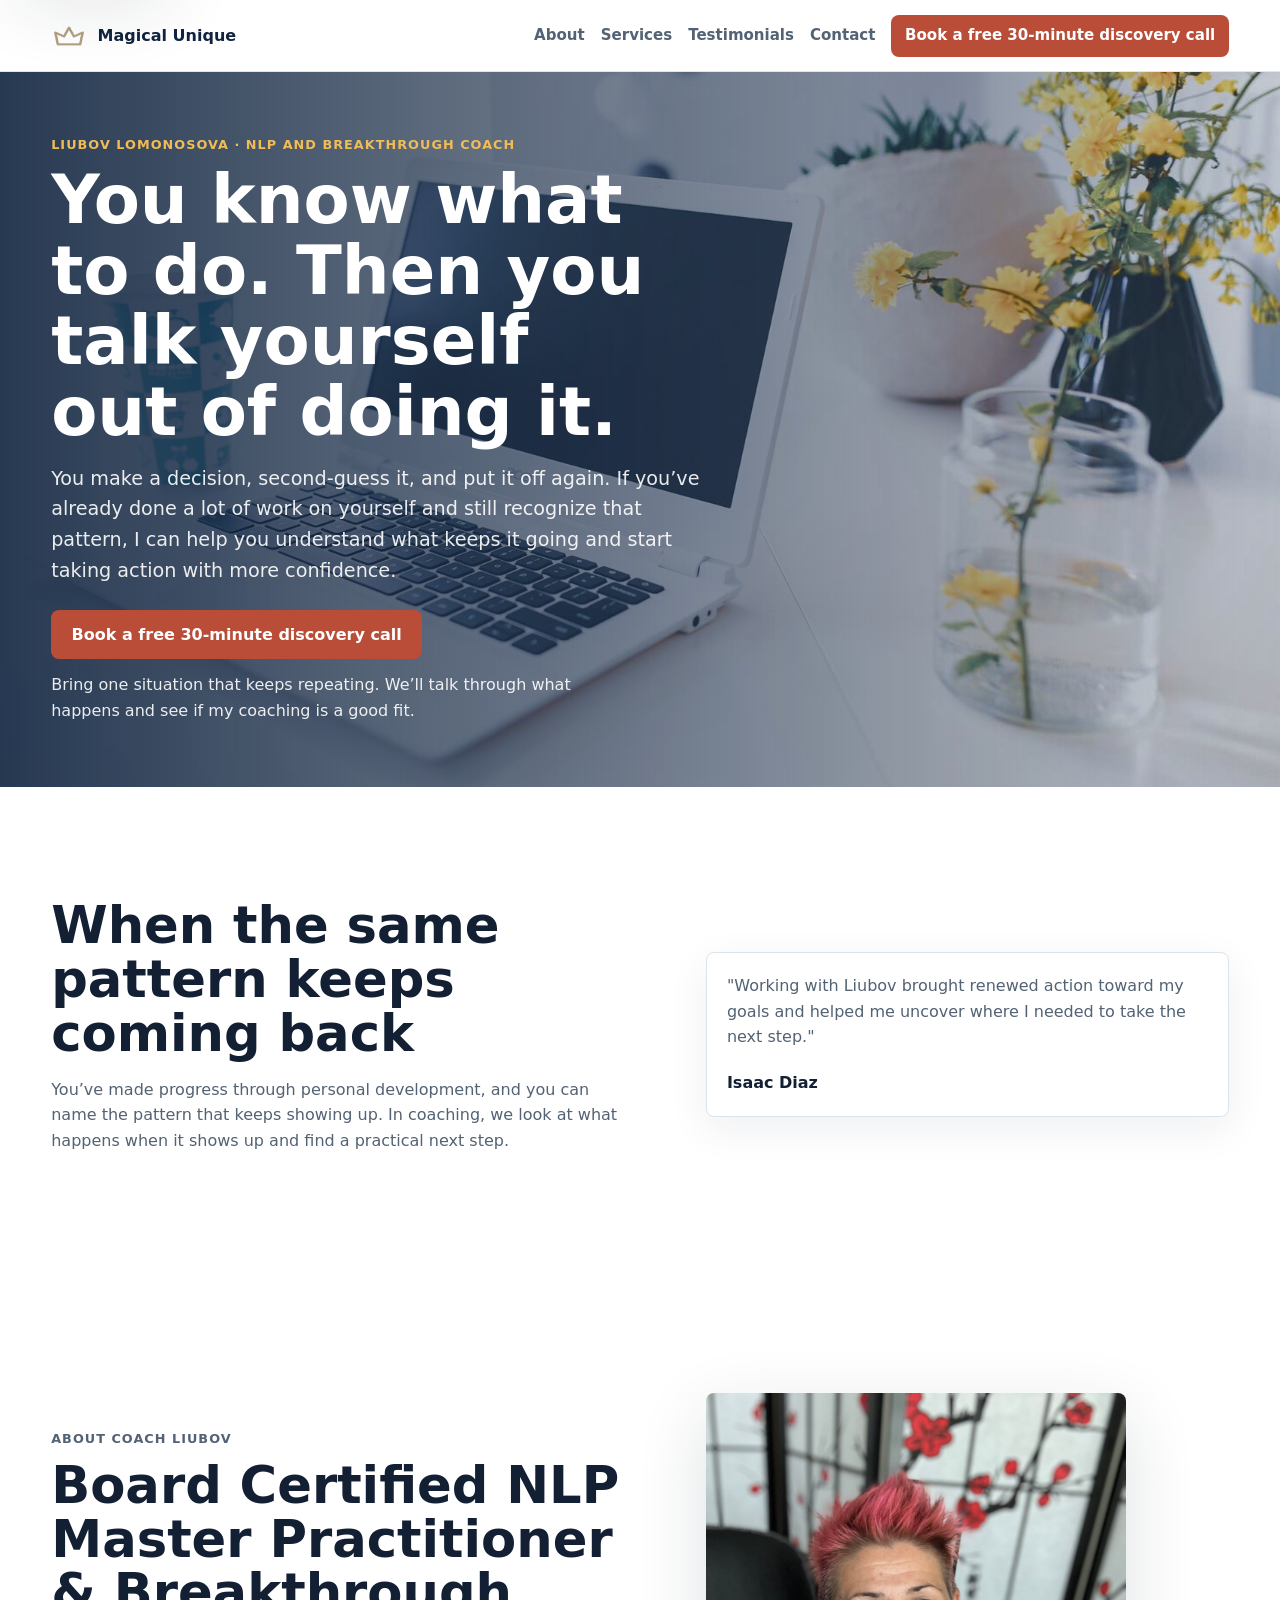
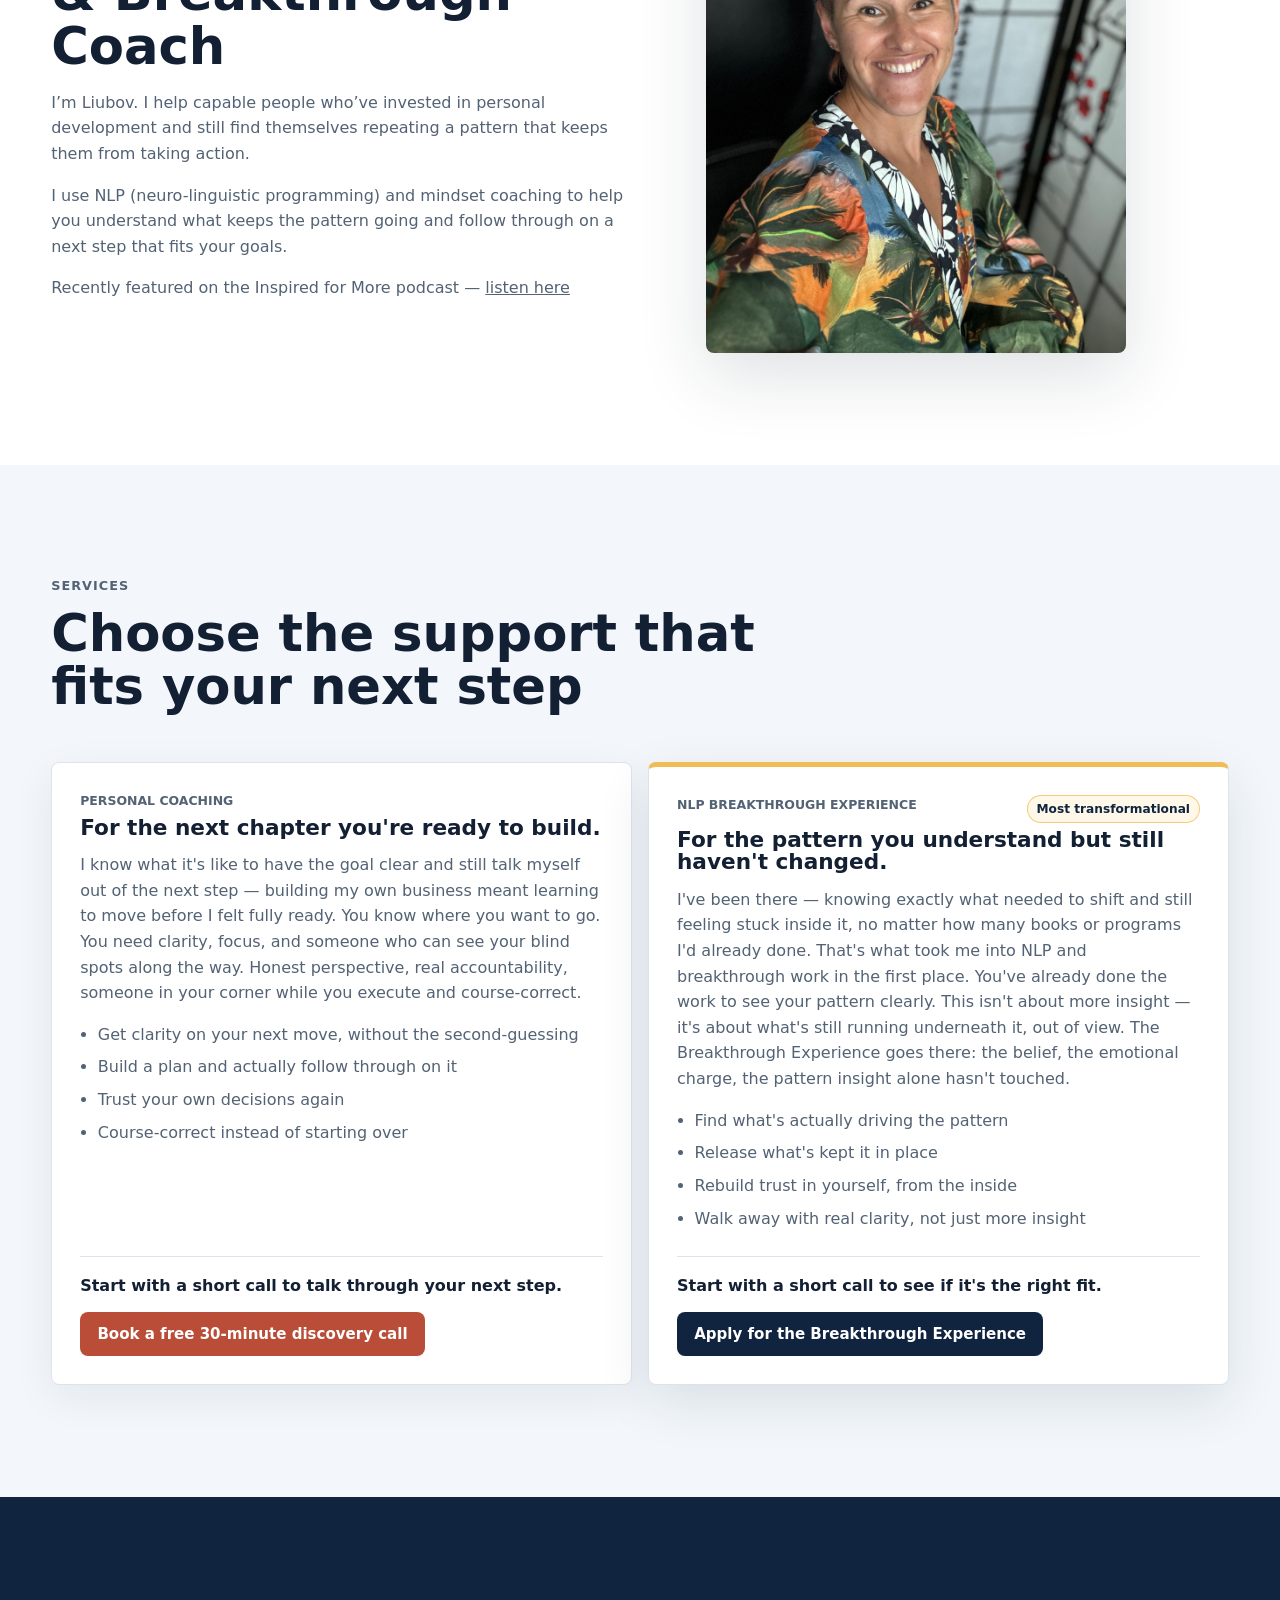
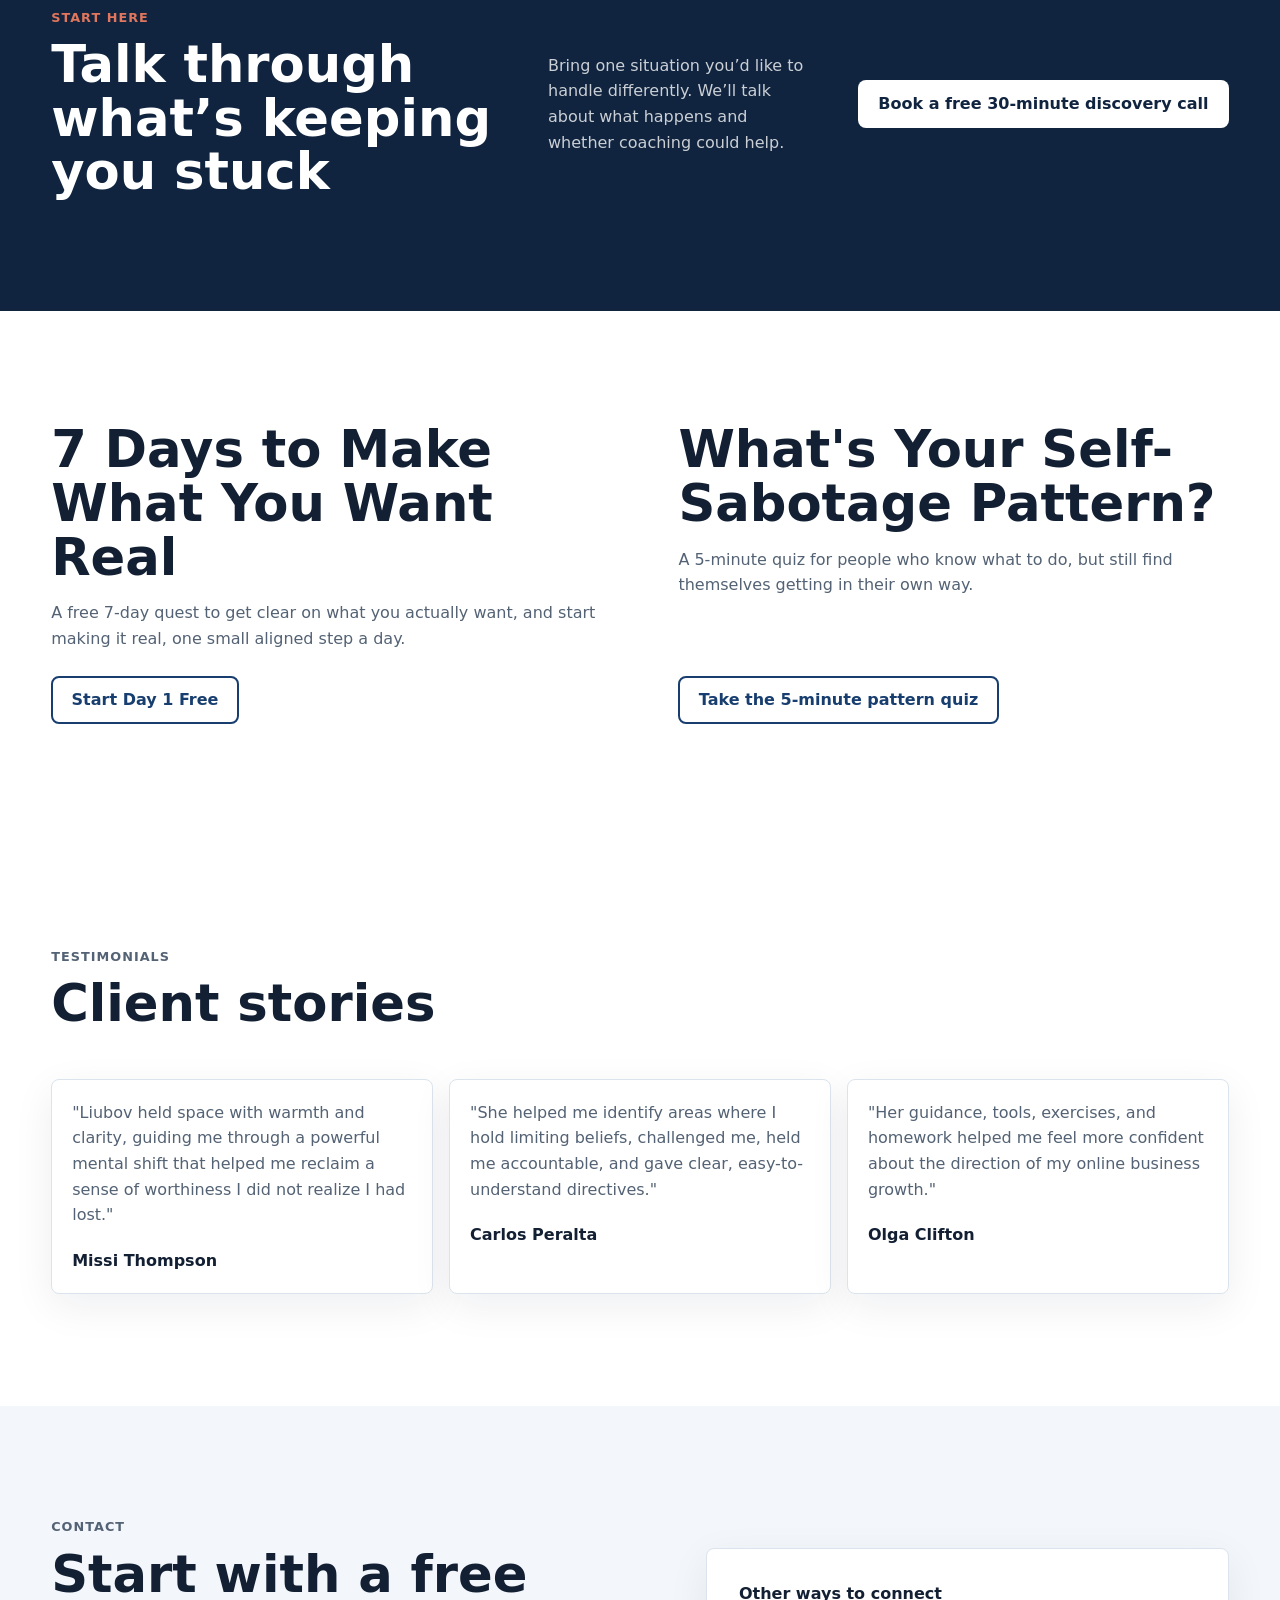
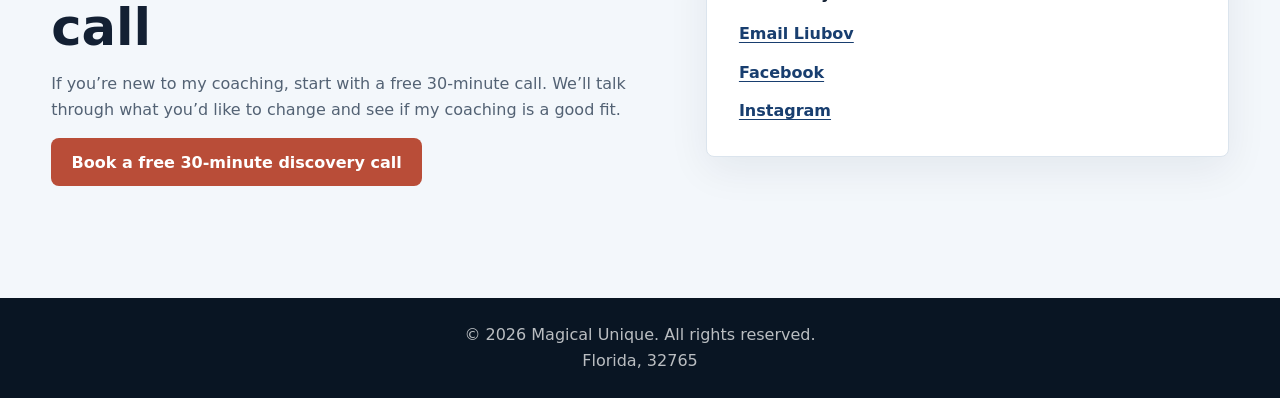
<file: index.html>
<!doctype html>
<html lang="en">
  <head>
    <meta charset="utf-8">
    <meta name="viewport" content="width=device-width, initial-scale=1">
    <title>Magical Unique | NLP Coaching with Liubov Lomonosova</title>
    <meta
      name="description"
      content="Liubov Lomonosova offers NLP and breakthrough coaching for people who have done personal development work and still find themselves repeating a pattern that keeps them from taking action."
    >
    <meta name="theme-color" content="#10243f">
    <meta property="og:title" content="Magical Unique">
    <meta
      property="og:description"
      content="NLP and breakthrough coaching with Liubov Lomonosova. Start with a free 30-minute discovery call."
    >
    <meta property="og:type" content="website">
    <meta property="og:url" content="https://magicalunique.com/">
    <meta property="og:image" content="https://magicalunique.com/assets/social-preview.jpg">
    <meta property="og:image:secure_url" content="https://magicalunique.com/assets/social-preview.jpg">
    <meta property="og:image:type" content="image/jpeg">
    <meta property="og:image:width" content="1200">
    <meta property="og:image:height" content="630">
    <meta
      property="og:image:alt"
      content="About Coach Liubov, Board Certified NLP Master Practitioner &amp; Breakthrough Coach"
    >
    <meta name="twitter:card" content="summary_large_image">
    <meta name="twitter:title" content="Magical Unique">
    <meta
      name="twitter:description"
      content="NLP and breakthrough coaching with Liubov Lomonosova. Start with a free 30-minute discovery call."
    >
    <meta name="twitter:image" content="https://magicalunique.com/assets/social-preview.jpg">
    <link rel="canonical" href="https://magicalunique.com/">
    <link rel="icon" href="assets/favicon.png" type="image/png">
    <!-- Cache-bust updated CSS/JS assets so browsers load the latest deployed files. -->
    <link rel="stylesheet" href="styles.css?v=20261118-2">
    <script type="application/ld+json">
      {
        "@context": "https://schema.org",
        "@type": "ProfessionalService",
        "name": "Magical Unique",
        "url": "https://magicalunique.com/",
        "image": "https://magicalunique.com/assets/coach-liubov.jpg",
        "founder": {
          "@type": "Person",
          "name": "Liubov Lomonosova",
          "jobTitle": "Board Certified NLP Master Practitioner & Breakthrough Coach"
        },
        "sameAs": [
          "https://www.facebook.com/lyutsik",
          "https://instagram.com/lyutsik"
        ]
      }
    </script>
  </head>
  <body>
    <a class="skip-link" href="#main">Skip to content</a>

    <header class="site-header" aria-label="Primary">
      <a class="brand" href="#top" aria-label="Magical Unique home">
        <img src="assets/crown.png" alt="" width="36" height="36">
        <span>Magical Unique</span>
      </a>
      <nav class="nav-links" aria-label="Site sections">
        <a href="#about">About</a>
        <a href="#services">Services</a>
        <a href="#testimonials">Testimonials</a>
        <a href="#contact">Contact</a>
        <a class="nav-cta" href="https://calendly.com/liubov-lomonosova/free-30-minute-call">
          Book a free 30-minute discovery call
        </a>
      </nav>
    </header>

    <main id="main">
      <section class="hero" id="top" aria-labelledby="hero-title">
        <div class="hero-content">
          <p class="eyebrow">Liubov Lomonosova · NLP and Breakthrough Coach</p>
          <h1 id="hero-title">You know what to do. Then you talk yourself out of doing it.</h1>
          <p class="hero-lede">
            You make a decision, second-guess it, and put it off again. If you’ve already done a lot of work on
            yourself and still recognize that pattern, I can help you understand what keeps it going and start
            taking action with more confidence.
          </p>
          <a class="button button-primary" href="https://calendly.com/liubov-lomonosova/free-30-minute-call">
            Book a free 30-minute discovery call
          </a>
          <p class="hero-note">
            Bring one situation that keeps repeating. We’ll talk through what happens and see if my coaching
            is a good fit.
          </p>
        </div>
      </section>

      <section class="section section-split" aria-labelledby="recognition-title">
        <div class="section-copy">
          <h2 id="recognition-title">When the same pattern keeps coming back</h2>
          <p>
            You’ve made progress through personal development, and you can name the pattern that keeps
            showing up. In coaching, we look at what happens when it shows up and find a practical next step.
          </p>
        </div>
        <blockquote class="testimonial-card">
          <p>
            "Working with Liubov brought renewed action toward my goals and helped me uncover
            where I needed to take the next step."
          </p>
          <cite>Isaac Diaz</cite>
        </blockquote>
      </section>

      <section class="section section-split" id="about" aria-labelledby="about-title">
        <div class="section-copy">
          <p class="eyebrow">About Coach Liubov</p>
          <h2 id="about-title">Board Certified NLP Master Practitioner &amp; Breakthrough Coach</h2>
          <p>
            I’m Liubov. I help capable people who’ve invested in personal development and still find
            themselves repeating a pattern that keeps them from taking action.
          </p>
          <p>
            I use NLP (neuro-linguistic programming) and mindset coaching to help you understand what
            keeps the pattern going and follow through on a next step that fits your goals.
          </p>
          <p>
            Recently featured on the Inspired for More podcast —
            <a href="https://podcasts.apple.com/us/podcast/inspired-for-more/id1649587501?i=1000778015289" target="_blank" rel="noopener">listen here</a>
          </p>
        </div>
        <figure class="portrait">
          <img src="assets/coach-liubov.jpg" alt="Liubov Lomonosova, Board Certified NLP Master Practitioner and Breakthrough Coach" width="675" height="900">
        </figure>
      </section>

      <section class="section section-services" id="services" aria-labelledby="services-title">
        <div class="section-heading">
          <p class="eyebrow">Services</p>
          <h2 id="services-title">Choose the support that fits your next step</h2>
        </div>

        <div class="offer-grid">
          <article class="offer-card">
            <div class="offer-topline">
              <p class="offer-kicker">Personal coaching</p>
            </div>
            <h3>For the next chapter you're ready to build.</h3>
            <div class="offer-body">
              <p>
                I know what it's like to have the goal clear and still talk myself out of the next
                step — building my own business meant learning to move before I felt fully ready.
                You know where you want to go. You need clarity, focus, and someone who can see your
                blind spots along the way. Honest perspective, real accountability, someone in your
                corner while you execute and course-correct.
              </p>
            </div>
            <ul>
              <li>Get clarity on your next move, without the second-guessing</li>
              <li>Build a plan and actually follow through on it</li>
              <li>Trust your own decisions again</li>
              <li>Course-correct instead of starting over</li>
            </ul>
            <div class="card-footer">
              <span class="price">Start with a short call to talk through your next step.</span>
              <a class="button button-primary card-cta" href="https://calendly.com/liubov-lomonosova/free-30-minute-call">
                Book a free 30-minute discovery call
              </a>
            </div>
          </article>

          <article class="offer-card premium-card">
            <div class="offer-topline">
              <p class="offer-kicker">NLP Breakthrough Experience</p>
              <span class="offer-badge">Most transformational</span>
            </div>
            <h3>For the pattern you understand but still haven't changed.</h3>
            <div class="offer-body">
              <p>
                I've been there — knowing exactly what needed to shift and still feeling stuck
                inside it, no matter how many books or programs I'd already done. That's what took
                me into NLP and breakthrough work in the first place. You've already done the work
                to see your pattern clearly. This isn't about more insight — it's about what's still
                running underneath it, out of view. The Breakthrough Experience goes there: the
                belief, the emotional charge, the pattern insight alone hasn't touched.
              </p>
            </div>
            <ul>
              <li>Find what's actually driving the pattern</li>
              <li>Release what's kept it in place</li>
              <li>Rebuild trust in yourself, from the inside</li>
              <li>Walk away with real clarity, not just more insight</li>
            </ul>
            <div class="card-footer">
              <span class="price">Start with a short call to see if it's the right fit.</span>
              <a class="button button-primary card-cta premium-cta" href="https://calendly.com/liubov-lomonosova/apply-breakthrough">
                Apply for the Breakthrough Experience
              </a>
            </div>
          </article>
        </div>
      </section>

      <section class="section cta-band" aria-labelledby="cta-title">
        <div>
          <p class="eyebrow">Start here</p>
          <h2 id="cta-title">Talk through what’s keeping you stuck</h2>
        </div>
        <p>
          Bring one situation you’d like to handle differently. We’ll talk about what happens and whether
          coaching could help.
        </p>
        <a class="button button-light" href="https://calendly.com/liubov-lomonosova/free-30-minute-call">
          Book a free 30-minute discovery call
        </a>
      </section>

      <section class="section resource-section" aria-label="Free resources">
        <div class="resource-grid">
          <article class="resource-item" aria-labelledby="free-course-title">
            <div class="section-heading">
              <h2 id="free-course-title">7 Days to Make What You Want Real</h2>
              <p>
                A free 7-day quest to get clear on what you actually want, and start making it real, one small aligned step a day.
              </p>
            </div>
            <a class="button button-secondary" href="https://mailchi.mp/magicalunique/7-days-mini-course">
              Start Day 1 Free
            </a>
          </article>

          <article class="resource-item" aria-labelledby="pattern-quiz-title">
            <div class="section-heading">
              <h2 id="pattern-quiz-title">What's Your Self-Sabotage Pattern?</h2>
              <p>
                A 5-minute quiz for people who know what to do, but still find themselves getting in their own way.
              </p>
            </div>
            <a class="button button-secondary" href="pattern-quiz/">
              Take the 5-minute pattern quiz
            </a>
          </article>
        </div>
      </section>

      <section class="section" id="testimonials" aria-labelledby="testimonials-title">
        <div class="section-heading">
          <p class="eyebrow">Testimonials</p>
          <h2 id="testimonials-title">Client stories</h2>
        </div>

        <div class="testimonial-grid">
          <blockquote class="testimonial-card">
            <p>
              "Liubov held space with warmth and clarity, guiding me through a powerful mental
              shift that helped me reclaim a sense of worthiness I did not realize I had lost."
            </p>
            <cite>Missi Thompson</cite>
          </blockquote>
          <blockquote class="testimonial-card">
            <p>
              "She helped me identify areas where I hold limiting beliefs, challenged me,
              held me accountable, and gave clear, easy-to-understand directives."
            </p>
            <cite>Carlos Peralta</cite>
          </blockquote>
          <blockquote class="testimonial-card">
            <p>
              "Her guidance, tools, exercises, and homework helped me feel more confident about
              the direction of my online business growth."
            </p>
            <cite>Olga Clifton</cite>
          </blockquote>
        </div>
      </section>

      <section class="section contact-section" id="contact" aria-labelledby="contact-title">
        <div class="section-copy">
          <p class="eyebrow">Contact</p>
          <h2 id="contact-title">Start with a free call</h2>
          <p>
            If you’re new to my coaching, start with a free 30-minute call. We’ll talk through what you’d like
            to change and see if my coaching is a good fit.
          </p>
          <a class="button button-primary" href="https://calendly.com/liubov-lomonosova/free-30-minute-call">
            Book a free 30-minute discovery call
          </a>
        </div>
        <address class="contact-card">
          <p class="contact-card-title">Other ways to connect</p>
          <a href="mailto:lyubov.lomonosova@gmail.com">Email Liubov</a>
          <a href="https://www.facebook.com/lyutsik">Facebook</a>
          <a href="https://instagram.com/lyutsik">Instagram</a>
        </address>
      </section>
    </main>

    <footer class="site-footer">
      <p>&copy; 2026 Magical Unique. All rights reserved.</p>
      <p>Florida, 32765</p>
    </footer>
  </body>
</html>
</file>
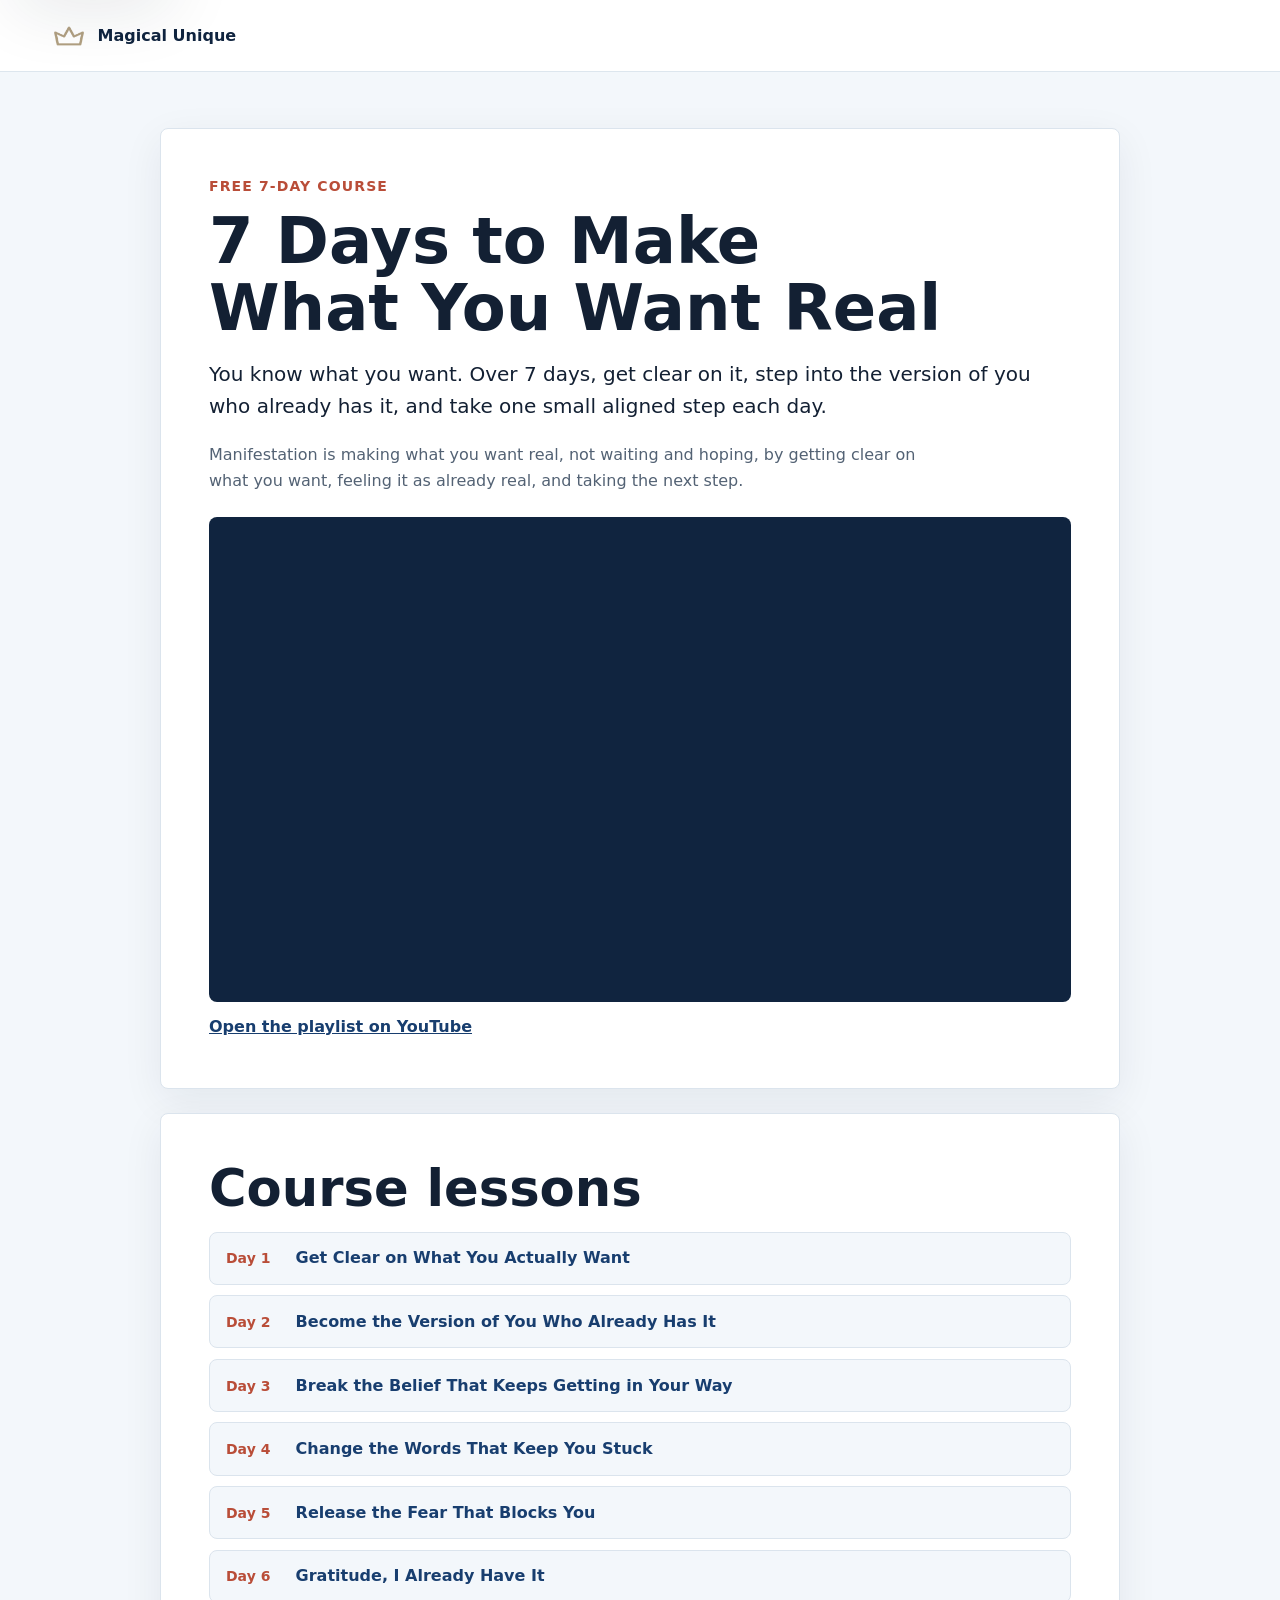
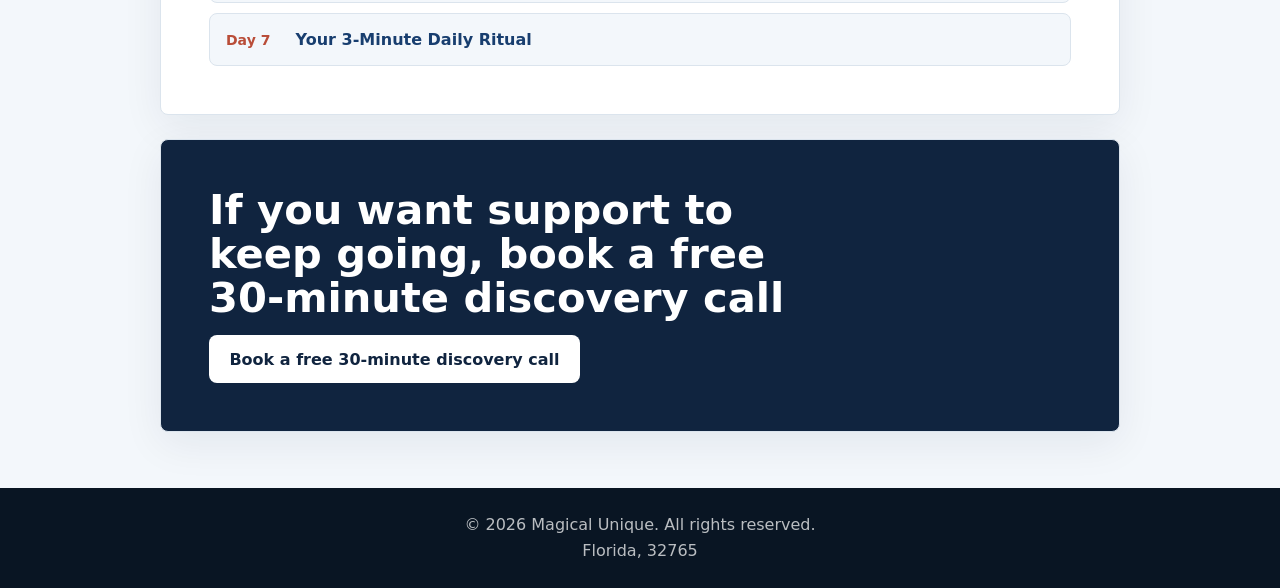
<file: 7-days-to-make-what-you-want-real/index.html>
<!doctype html>
<html lang="en">
  <head>
    <meta charset="utf-8">
    <meta name="viewport" content="width=device-width, initial-scale=1">
    <title>7 Days to Make What You Want Real | Magical Unique</title>
    <meta name="description" content="A free 7-day course with Liubov Lomonosova. Get clear on what you want and take one small aligned step each day.">
    <meta name="theme-color" content="#10243f">
    <link rel="canonical" href="https://magicalunique.com/7-days-to-make-what-you-want-real/">
    <link rel="icon" href="../assets/favicon.png" type="image/png">
    <link rel="stylesheet" href="../styles.css?v=20261118-2">
    <link rel="stylesheet" href="course.css?v=20261119">
  </head>
  <body>
    <a class="skip-link" href="#main">Skip to content</a>

    <header class="site-header course-header" aria-label="Primary">
      <a class="brand" href="../" aria-label="Magical Unique home">
        <img src="../assets/crown.png" alt="" width="36" height="36">
        <span>Magical Unique</span>
      </a>
    </header>

    <main class="course-main" id="main">
      <section class="course-card" aria-labelledby="course-title">
        <p class="eyebrow">Free 7-day course</p>
        <h1 id="course-title">7 Days to Make What You Want Real</h1>
        <p class="course-lede">
          You know what you want. Over 7 days, get clear on it, step into the version of you who already has it, and take one small aligned step each day.
        </p>
        <p class="course-intro">
          Manifestation is making what you want real, not waiting and hoping, by getting clear on what you want, feeling it as already real, and taking the next step.
        </p>
        <iframe
          class="course-player"
          src="https://www.youtube.com/embed/videoseries?list=PLX8iSm4gxw1g"
          title="7 Days to Make What You Want Real YouTube playlist"
          width="960"
          height="540"
          referrerpolicy="strict-origin-when-cross-origin"
          allow="accelerometer; autoplay; clipboard-write; encrypted-media; gyroscope; picture-in-picture; web-share"
          allowfullscreen
        ></iframe>
        <p class="course-playlist-link">
          <a href="https://youtube.com/playlist?list=PLX8iSm4gxw1g">Open the playlist on YouTube</a>
        </p>
      </section>

      <section class="course-card" aria-labelledby="lessons-title">
        <h2 id="lessons-title">Course lessons</h2>
        <ol class="course-days" role="list">
          <li><a href="https://youtu.be/pueZqrCNPD4"><span>Day 1</span> Get Clear on What You Actually Want</a></li>
          <li><a href="https://youtu.be/4vbNq7wCtFI"><span>Day 2</span> Become the Version of You Who Already Has It</a></li>
          <li><a href="https://youtu.be/qFzdxj3MuBY"><span>Day 3</span> Break the Belief That Keeps Getting in Your Way</a></li>
          <li><a href="https://youtu.be/R5LjO-EelnU"><span>Day 4</span> Change the Words That Keep You Stuck</a></li>
          <li><a href="https://youtu.be/hjgVCzn6c7U"><span>Day 5</span> Release the Fear That Blocks You</a></li>
          <li><a href="https://youtu.be/kMkhuBcXFio"><span>Day 6</span> Gratitude, I Already Have It</a></li>
          <li><a href="https://youtu.be/CCkNNObLnVU"><span>Day 7</span> Your 3-Minute Daily Ritual</a></li>
        </ol>
      </section>

      <section class="course-card course-support" aria-labelledby="course-support-title">
        <h2 id="course-support-title">If you want support to keep going, book a free 30-minute discovery call</h2>
        <a class="button button-light" href="https://calendly.com/liubov-lomonosova/free-30-minute-call">
          Book a free 30-minute discovery call
        </a>
      </section>
    </main>

    <footer class="site-footer">
      <p>&copy; 2026 Magical Unique. All rights reserved.</p>
      <p>Florida, 32765</p>
    </footer>
  </body>
</html>
</file>
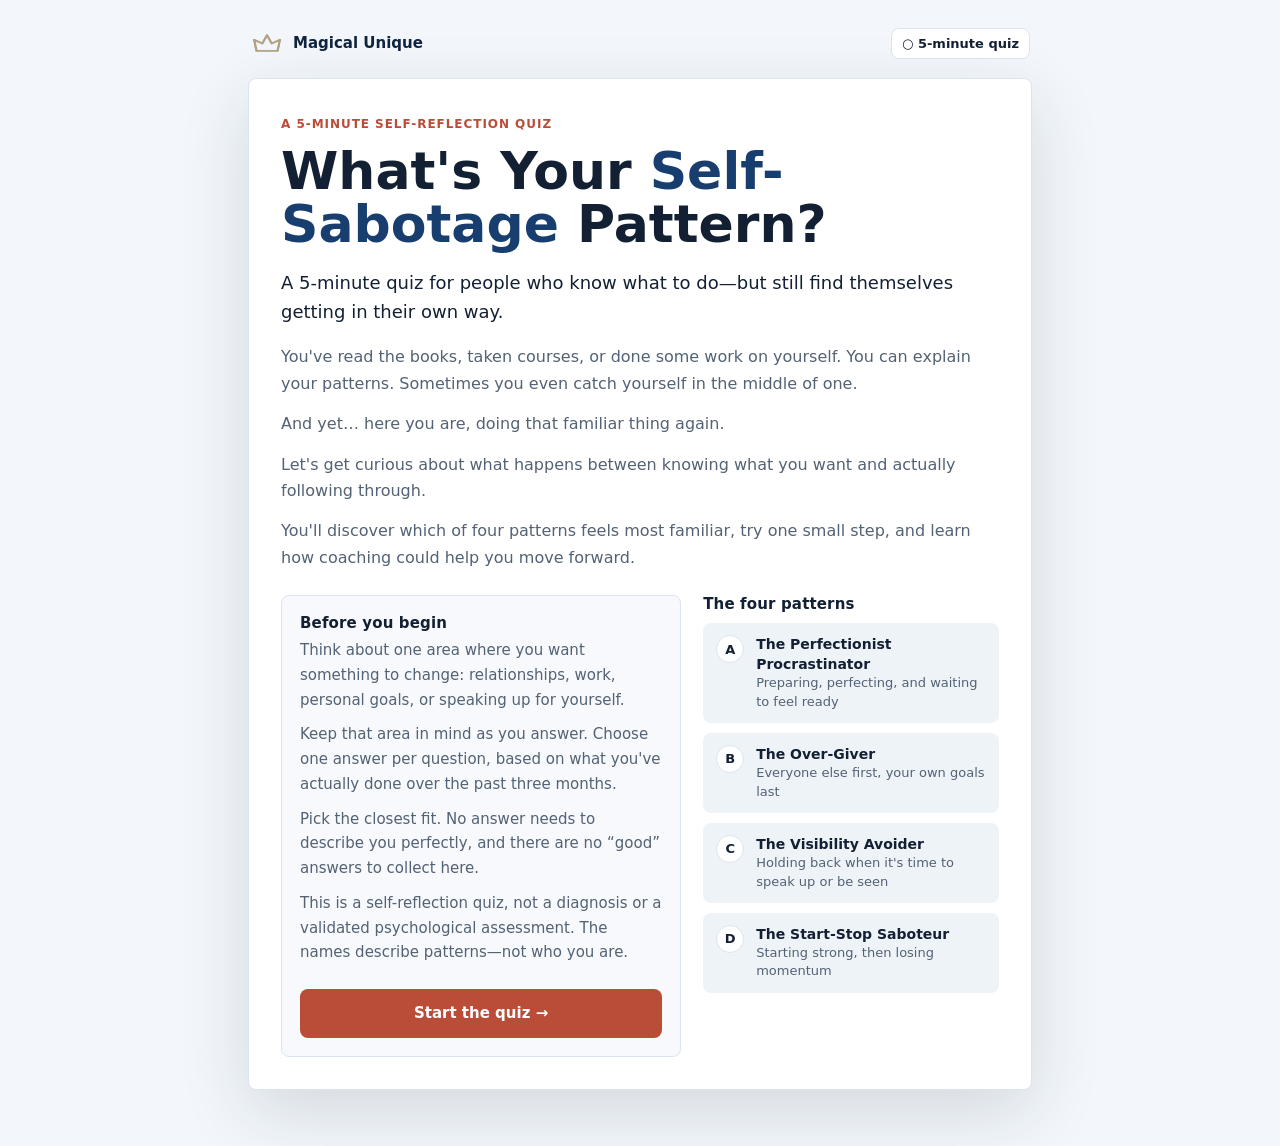
<file: pattern-quiz/index.html>
<!doctype html>
<html lang="en">
<head>
<meta charset="utf-8" />
<meta name="viewport" content="width=device-width, initial-scale=1, viewport-fit=cover" />
<meta name="color-scheme" content="light" />
<meta name="description" content="Take the 5-minute Magical Unique quiz to discover which self-sabotage pattern may be getting in your way." />
<meta name="theme-color" content="#10243f" />
<link rel="canonical" href="https://magicalunique.com/pattern-quiz/" />
<link rel="icon" href="../assets/favicon.png" type="image/png" />
<title>What's Your Self-Sabotage Pattern?</title>
<style>
  :root{
    --bg:#f3f7fb;
    --surface:#ffffff;
    --surface-2:#f7f9fc;
    --text:#132033;
    --muted:#536274;
    --line:#dbe4ed;
    --blue:#183e6f;
    --blue-deep:#10243f;
    --coral:#df765d;
    --coral-deep:#b94d38;
    --gold:#b46f18;
    --gold-bg:#fff8e8;
    --chip:#eef3f8;
    --shadow:0 22px 70px rgba(19,32,51,.14);
  }
  *{box-sizing:border-box}
  html{scroll-behavior:smooth}
  html,body{margin:0;padding:0;background:var(--bg);color:var(--text);font-family:Inter,ui-sans-serif,system-ui,-apple-system,BlinkMacSystemFont,"Segoe UI",sans-serif}
  body{min-width:320px}
  button{font:inherit}
  a{color:var(--blue);text-decoration-color:rgba(24,62,111,.45);text-underline-offset:3px}
  .wrap{max-width:820px;margin:0 auto;padding:22px 18px 56px}
  .meta{display:flex;justify-content:space-between;align-items:center;gap:12px;padding:4px 2px 18px;font-size:13px;color:var(--muted);font-weight:700}
  .brand-link{display:inline-flex;align-items:center;gap:9px;color:var(--blue-deep);text-decoration:none}
  .brand-link img{width:34px;height:34px}
  .meta strong{color:var(--blue-deep);font-size:15px}
  .meta .time{background:var(--surface);border:1px solid var(--line);padding:7px 10px;border-radius:8px;color:var(--text)}
  .card{background:var(--surface);border:1px solid var(--line);border-radius:8px;box-shadow:var(--shadow);overflow:hidden}
  .card-inner{padding:36px 32px 32px}
  h1{font-size:52px;line-height:1.02;letter-spacing:0;margin:10px 0 16px;font-weight:900;word-break:normal;overflow-wrap:normal;hyphens:none}
  h1 em{font-style:normal;font-weight:900;color:var(--blue)}
  h2{font-size:34px;line-height:1.08;letter-spacing:0;margin:0 0 10px;font-weight:850}
  h3{font-size:15px;margin:0 0 6px;letter-spacing:.01em}
  p{line-height:1.65;color:var(--muted);font-size:16px}
  p strong{color:var(--text)}
  .eyebrow{font-size:12px;letter-spacing:.08em;text-transform:uppercase;font-weight:850;color:var(--coral-deep);margin:0}
  .lead{font-size:18px;line-height:1.6;color:var(--text)}
  .intro-copy p{margin:0 0 14px}
  .intro-grid{display:grid;grid-template-columns:1.15fr .85fr;gap:22px;margin-top:24px}
  .note{background:var(--surface-2);border:1px solid var(--line);border-radius:8px;padding:18px}
  .note p{margin:0;font-size:15px}
  .note p + p{margin-top:10px}
  .patterns-list{display:flex;flex-direction:column;gap:10px}
  .pattern-chip{display:flex;gap:12px;align-items:flex-start;background:var(--chip);border-radius:8px;padding:12px 13px}
  .pattern-chip b{width:28px;height:28px;flex:0 0 28px;display:grid;place-items:center;border-radius:50%;background:var(--surface);border:1px solid var(--line);font-size:13px}
  .pattern-chip span{font-size:14px;line-height:1.4}
  .pattern-chip span strong{display:block;font-size:14px;color:var(--text)}
  .pattern-chip span small{color:var(--muted);font-size:13px;line-height:1.4;display:block}
  .btn{appearance:none;border:2px solid transparent;cursor:pointer;border-radius:8px;padding:14px 20px;font-weight:850;font-size:15px;line-height:1.1;display:inline-flex;align-items:center;justify-content:center;gap:8px;text-decoration:none;transition:background 160ms ease,border-color 160ms ease,color 160ms ease,transform 160ms ease}
  .btn:hover,.btn:focus-visible{transform:translateY(-1px)}
  .btn-primary{background:var(--coral-deep);color:#fff;flex:1;min-width:200px}
  .btn-primary:hover,.btn-primary:focus-visible{background:var(--blue-deep)}
  .btn-secondary{background:transparent;color:var(--text);border:1px solid var(--line)}
  .btn-ghost{background:transparent;color:var(--muted);border:1px solid transparent}
  .btn[disabled]{opacity:.45;cursor:not-allowed}
  .actions{display:flex;flex-wrap:wrap;gap:10px;margin-top:24px}
  .micro{font-size:13px;color:var(--muted);text-align:center;margin-top:14px;line-height:1.5}
  .progress-head{display:flex;justify-content:space-between;align-items:center;gap:16px;margin-bottom:14px}
  .progress-head span{font-size:13px;font-weight:700;color:var(--muted)}
  .progress-head span strong{color:var(--text)}
  .bar{height:8px;background:var(--chip);border-radius:999px;overflow:hidden;border:1px solid var(--line)}
  .bar i{display:block;height:100%;background:var(--blue);border-radius:999px;transition:width .35s ease}
  @media(prefers-reduced-motion: reduce){.bar i{transition:none}}
  .q-number{font-size:12px;letter-spacing:.08em;text-transform:uppercase;color:var(--coral-deep);font-weight:850}
  .q-text{font-size:30px;line-height:1.15;margin:10px 0 20px;font-weight:850}
  .options{display:grid;gap:10px}
  .option{width:100%;text-align:left;display:flex;gap:14px;align-items:flex-start;background:var(--surface-2);border:1.5px solid var(--line);border-radius:8px;padding:16px;cursor:pointer;font-family:inherit;color:var(--text)}
  .option:hover,.option:focus-visible{border-color:var(--blue)}
  .option.selected{border-color:var(--blue);background:var(--chip);box-shadow:0 0 0 3px rgba(24,62,111,.14)}
  .option .letter{width:32px;height:32px;flex:0 0 32px;border-radius:50%;display:grid;place-items:center;background:var(--surface);border:1px solid var(--line);font-weight:800;font-size:14px;margin-top:1px}
  .option.selected .letter{background:var(--blue);color:#fff;border-color:var(--blue)}
  .option .text{font-size:15.5px;line-height:1.5;font-weight:600}
  .quiz-nav{display:flex;justify-content:space-between;align-items:center;gap:12px;margin-top:20px}
  .quiz-nav .hint{font-size:13px;color:var(--muted)}
  .score-grid{display:grid;grid-template-columns:repeat(4,1fr);gap:10px;margin:18px 0}
  .score-box{background:var(--surface-2);border:1px solid var(--line);border-radius:8px;padding:14px}
  .score-box label{font-size:11px;letter-spacing:.08em;text-transform:uppercase;font-weight:850;color:var(--muted);display:block;margin-bottom:6px;line-height:1.3;min-height:28px}
  .score-box .num{font-size:32px;line-height:1;font-weight:850}
  .score-box .bar{margin-top:10px;height:6px}
  .result-card{border:1px solid var(--line);border-radius:8px;overflow:hidden;margin-top:16px}
  .result-head{padding:20px 20px 16px;background:var(--gold-bg);border-bottom:1px solid var(--line)}
  .result-head .tag{display:inline-flex;background:var(--surface);border:1px solid var(--line);padding:6px 9px;border-radius:8px;font-size:12px;font-weight:800;letter-spacing:.04em;text-transform:uppercase}
  .result-head h3{font-size:30px;line-height:1.05;margin:12px 0 6px}
  .result-head p{margin:0;font-size:15px;color:var(--text);font-weight:600}
  .result-body{padding:20px}
  .result-body section + section{margin-top:18px;padding-top:18px;border-top:1px dashed var(--line)}
  .result-body h4{margin:0 0 8px;font-size:12px;letter-spacing:.08em;text-transform:uppercase;color:var(--coral-deep)}
  .result-body p{margin:0 0 10px;font-size:15.5px;color:var(--text);line-height:1.65}
  .result-body p:last-child{margin-bottom:0}
  .result-body p.muted{color:var(--muted)}
  .familiar{font-size:22px !important;font-style:italic;font-weight:700}
  .try-box{background:var(--chip);border-radius:8px;padding:14px 15px}
  .try-box p{font-size:15px}
  .after-result{margin-top:28px;padding-top:24px;border-top:1px solid var(--line)}
  .after-result h3{font-size:28px;line-height:1.1;margin:0 0 10px}
  .offers{display:grid;grid-template-columns:1fr 1fr;gap:14px;margin-top:16px}
  .offer-card{background:var(--surface-2);border:1px solid var(--line);border-radius:8px;padding:18px}
  .offer-card h4{font-size:22px;margin:0 0 8px;line-height:1.1}
  .offer-card p{font-size:14.5px;margin:0 0 10px}
  .offer-card p:last-child{margin-bottom:0}
  .closing{background:var(--blue-deep);color:#fff;border-radius:8px;padding:22px;margin-top:20px}
  .closing h3{font-size:28px;margin:0 0 8px;color:inherit}
  .closing p{color:rgba(255,255,255,.92);margin:0 0 16px;font-size:15.5px}
  .closing .btn{background:#fff;color:var(--blue-deep);width:100%}
  .closing .btn:hover,.closing .btn:focus-visible{background:var(--gold-bg)}
  .footer-note{margin-top:18px;text-align:center;font-size:13px;color:var(--muted);line-height:1.6;padding:0 8px}
  .hidden{display:none !important}
  .fade{animation:fade .28s ease both}
  @keyframes fade{from{opacity:0;transform:translateY(4px)}to{opacity:1;transform:none}}
  @media(prefers-reduced-motion: reduce){.fade{animation:none}}
  :focus-visible{outline:3px solid #f0bc55;outline-offset:3px}
  @media(max-width:640px){
    .intro-grid,.offers{grid-template-columns:1fr}
    .quiz-nav{align-items:stretch;flex-wrap:wrap}
    .quiz-nav .hint{order:-1;width:100%}
  }
  @media(max-width:560px){
    .wrap{padding:14px 12px 36px}
    .card-inner{padding:24px 18px 22px}
    h1{font-size:38px}
    h2{font-size:29px}
    .q-text{font-size:25px}
    .score-grid{grid-template-columns:repeat(2,1fr)}
    .quiz-nav .btn{flex:1;min-width:120px}
  }
</style>
</head>
<body>
<div class="wrap">
  <div class="meta">
    <a class="brand-link" href="../" aria-label="Back to Magical Unique home">
      <img src="../assets/crown.png" alt="" width="34" height="34" />
      <strong>Magical Unique</strong>
    </a>
    <span class="time">○ 5-minute quiz</span>
  </div>

  <!-- INTRO -->
  <section id="view-intro" class="card">
    <div class="card-inner">
      <p class="eyebrow">A 5-minute self-reflection quiz</p>
      <h1>What's Your <em>Self-Sabotage</em> Pattern?</h1>
      <p class="lead">A 5-minute quiz for people who know what to do—but still find themselves getting in their own way.</p>
      <div class="intro-copy">
        <p>You've read the books, taken courses, or done some work on yourself. You can explain your patterns. Sometimes you even catch yourself in the middle of one.</p>
        <p>And yet… here you are, doing that familiar thing again.</p>
        <p>Let's get curious about what happens between knowing what you want and actually following through.</p>
        <p>You'll discover which of four patterns feels most familiar, try one small step, and learn how coaching could help you move forward.</p>
      </div>

      <div class="intro-grid">
        <div class="note">
          <h3>Before you begin</h3>
          <p>Think about one area where you want something to change: relationships, work, personal goals, or speaking up for yourself.</p>
          <p>Keep that area in mind as you answer. Choose one answer per question, based on what you've actually done over the past three months.</p>
          <p>Pick the closest fit. No answer needs to describe you perfectly, and there are no “good” answers to collect here.</p>
          <p>This is a self-reflection quiz, not a diagnosis or a validated psychological assessment. The names describe patterns—not who you are.</p>
          <div class="actions">
            <button class="btn btn-primary" onclick="startQuiz()">Start the quiz →</button>
          </div>
        </div>
        <div>
          <h3 style="margin-bottom:10px">The four patterns</h3>
          <div class="patterns-list">
            <div class="pattern-chip"><b>A</b><span><strong>The Perfectionist Procrastinator</strong><small>Preparing, perfecting, and waiting to feel ready</small></span></div>
            <div class="pattern-chip"><b>B</b><span><strong>The Over-Giver</strong><small>Everyone else first, your own goals last</small></span></div>
            <div class="pattern-chip"><b>C</b><span><strong>The Visibility Avoider</strong><small>Holding back when it's time to speak up or be seen</small></span></div>
            <div class="pattern-chip"><b>D</b><span><strong>The Start-Stop Saboteur</strong><small>Starting strong, then losing momentum</small></span></div>
          </div>
        </div>
      </div>
    </div>
  </section>

  <!-- QUIZ -->
  <section id="view-quiz" class="card hidden">
    <div class="card-inner">
      <div class="progress-head">
        <span>Question <strong id="q-current">1</strong> of 10</span>
        <span id="q-pct">10%</span>
      </div>
      <div class="bar" aria-hidden="true"><i id="progress-bar" style="width:10%"></i></div>

      <div id="question-wrap" class="fade" style="margin-top:22px">
        <div class="q-number" id="q-label">Question 1</div>
        <div class="q-text" id="q-text"></div>
        <div class="options" id="options"></div>
      </div>

      <div class="quiz-nav">
        <button class="btn btn-secondary" id="btn-back" onclick="prevQuestion()">← Back</button>
        <span class="hint" id="nav-hint">Choose the closest fit, then Next</span>
        <button class="btn btn-primary" id="btn-next" onclick="nextQuestion()" style="flex:0 0 auto;min-width:110px" disabled>Next →</button>
      </div>
    </div>
  </section>

  <!-- RESULT -->
  <section id="view-result" class="card hidden">
    <div class="card-inner">
      <p class="eyebrow">Find your result</p>
      <h2 id="result-title">Your pattern is in</h2>
      <p id="result-subtitle" style="margin-top:2px"></p>

      <div class="score-grid" id="score-grid"></div>
      <p style="font-size:13.5px;margin:0">Count your A, B, C, and D answers. Your most frequent letter is the pattern to explore first. If two or more letters tie for the highest score, read those results. A close second may also feel familiar.</p>
      <p style="font-size:13.5px;margin:8px 0 0">This isn't a permanent label. You may notice different patterns in different situations.</p>

      <div id="result-cards"></div>

      <div class="after-result">
        <h3>What if you already understand your pattern?</h3>
        <p>You may be reading your result and thinking, “Yes. I know I do this.”</p>
        <p>The next question is: What would help you respond differently when it happens again?</p>
        <p>That's something we can work on together.</p>

        <div class="offers">
          <div class="offer-card">
            <h4>The Breakthrough Experience</h4>
            <p>A focused, intensive coaching process for exploring a recurring issue and working with the beliefs, emotional responses, and inner conflicts connected to it.</p>
            <p>We begin by understanding your experience and getting specific about what you want to change. Using NLP and the techniques I'm trained in, we work toward that change, explore how you respond differently, and plan how you'll apply it in everyday life.</p>
            <p>The experience includes follow-up support to help you put the work into practice.</p>
            <p>This may interest you if you keep meeting the same obstacle and want dedicated time to work on what's connected to it.</p>
          </div>
          <div class="offer-card">
            <h4>Eight-Week Momentum Coaching</h4>
            <p>Ongoing private coaching for making progress toward something that matters to you.</p>
            <p>Across eight weeks, we work with the situations you're actually facing: decisions, boundaries, setbacks, difficult conversations, and the moments when you're tempted to return to an old pattern.</p>
            <p>We explore what gets in the way, work on different responses, and adjust your next steps as you learn.</p>
            <p>This may interest you if you want continued support while putting changes into practice.</p>
          </div>
        </div>

        <p style="margin-top:16px"><strong>You don't have to choose from a quiz result.</strong></p>
        <p>Any of these patterns could be explored through either approach. Your situation, goals, and the kind of support you want help us decide what fits.</p>
      </div>

      <div class="closing">
        <h3>Ready to explore your next step?</h3>
        <p>Think of one recent moment when your result showed up.</p>
        <p>What did you want to do—and what happened instead?</p>
        <p>Bring that example to a free 30-minute discovery call with me. We'll talk about what you want to change, what you've already tried, and whether the Breakthrough Experience or Eight-Week Momentum Coaching could be a useful next step.</p>
        <a class="btn" href="https://calendly.com/liubov-lomonosova/free-30-minute-call" target="_blank" rel="noopener">Book My Free Discovery Call →</a>
      </div>

      <div class="actions">
        <button class="btn btn-secondary" onclick="retake()">Retake the quiz</button>
        <button class="btn btn-ghost" onclick="showAllPatterns()">See all 4 patterns</button>
      </div>
      <div id="all-patterns" class="hidden" style="margin-top:10px"></div>

      <p class="footer-note">Magical Unique — NLP, mindset &amp; subconscious patterns. This quiz is for self-reflection only, not a diagnosis.</p>
    </div>
  </section>
</div>

<script>
const QUESTIONS = [
  { q:"You want to make a change that matters to you. What tends to get in the way?", options:[
    {k:"A", t:"I keep preparing because I don't feel ready to begin."},
    {k:"B", t:"Someone else needs something, and my plans move to later."},
    {k:"C", t:"I hold back when the next step means being seen or speaking up."},
    {k:"D", t:"I get started, but struggle to keep going once the initial excitement fades."}
  ]},
  { q:"You've set aside time for your goal. What are you most likely to do?", options:[
    {k:"A", t:"Research a little more so I can make sure I do it right."},
    {k:"B", t:"Use that time to help someone else."},
    {k:"C", t:"Do the preparation, but delay sending, sharing, or asking."},
    {k:"D", t:"Skip what I had planned because my recent efforts haven't brought the results I wanted."}
  ]},
  { q:"Which thought sounds most familiar?", options:[
    {k:"A", t:"“One more course, one more plan, and then I'll be ready.”"},
    {k:"B", t:"“Let me take care of everyone else first.”"},
    {k:"C", t:"“What will people think if I put myself out there?”"},
    {k:"D", t:"“I've been trying. Why keep going if nothing seems to be changing?”"}
  ]},
  { q:"An opportunity comes along that you actually want. What tends to happen?", options:[
    {k:"A", t:"I focus on the skills or qualifications I still need."},
    {k:"B", t:"I worry that saying yes would disappoint or inconvenience someone."},
    {k:"C", t:"I hope someone will choose me so I don't have to put myself forward."},
    {k:"D", t:"I jump in, but later lose momentum when it becomes harder than I expected."}
  ]},
  { q:"Think of something important you've put off recently. What did you do instead?", options:[
    {k:"A", t:"Planned, researched, or revised it again."},
    {k:"B", t:"Took care of someone else's priorities."},
    {k:"C", t:"Kept busy with tasks that didn't involve a conversation, request, or possible judgment."},
    {k:"D", t:"Switched to something new after losing enthusiasm for what I had started."}
  ]},
  { q:"When someone questions a choice that matters to you, what do you tend to do?", options:[
    {k:"A", t:"Overthink it and search for more proof that I'm making the right choice."},
    {k:"B", t:"Change my plans to keep them happy, even if it costs me something."},
    {k:"C", t:"Keep my opinion to myself rather than risk disagreement."},
    {k:"D", t:"Lose confidence in the direction I had chosen and stop following through."}
  ]},
  { q:"Looking back at your personal development work, what feels most familiar?", options:[
    {k:"A", t:"I've learned a lot, but keep looking for another answer before I act."},
    {k:"B", t:"I understand boundaries, but still give away the time and energy I meant to keep for myself."},
    {k:"C", t:"I know I have something to offer, but still hesitate to speak up or be seen."},
    {k:"D", t:"I make changes for a while, then return to the same behavior."}
  ]},
  { q:"When you want something from another person, what usually happens?", options:[
    {k:"A", t:"I rehearse the request, waiting until I can say it just right."},
    {k:"B", t:"I make my request smaller so it's easier for them—even if it no longer meets my needs."},
    {k:"C", t:"I hint, stay silent, or hope they will notice."},
    {k:"D", t:"I ask once, but give up if the next steps take more effort or time than I expected."}
  ]},
  { q:"When progress is slower than you hoped, what's your usual response?", options:[
    {k:"A", t:"Decide I need a better plan before doing anything else."},
    {k:"B", t:"Put my goal aside because other people's needs feel more urgent."},
    {k:"C", t:"Stop talking about it because I don't want people asking how it's going."},
    {k:"D", t:"Stop doing what I had committed to, even though the goal still matters to me."}
  ]},
  { q:"Which unfinished step feels most familiar right now?", options:[
    {k:"A", t:"Something I keep preparing for but haven't started."},
    {k:"B", t:"Something I keep postponing to make room for other people."},
    {k:"C", t:"Something I want to say, share, or ask for—but keep holding back."},
    {k:"D", t:"Something I started with enthusiasm but haven't continued."}
  ]}
];

const PATTERNS = {
  A:{
    letter:"A", name:"The Perfectionist Procrastinator", short:"Perfectionist Procrastinator",
    headline:"Your next step keeps waiting for a better version of you.",
    body:"You care about doing things well. You're willing to learn and put in the effort.\n\nBut sometimes preparation becomes the place where you stay.\n\nYou rewrite the message. Research another approach. Finish a course and find another one. Meanwhile, the thing you actually want to do keeps waiting.",
    familiar:"“I'm almost ready.”",
    underneath:"Taking action means facing an outcome you can't fully control. Preparing can postpone the possibility of making a mistake, receiving criticism, or feeling disappointed.\n\nThe question is whether more preparation is helping you move—or helping you delay.",
    tryStep:"Choose one thing you've been preparing for.\n\nAsk: “What do I genuinely need before I can take the next step?”\n\nIf you already have it, give yourself ten minutes to act. Send the question, book the appointment, or begin the first part.\n\nNotice what happens when you let yourself start before you feel completely ready.",
    helps:"We could explore the standards you keep trying to meet, what making a mistake means to you, and how to take action without needing complete certainty first."
  },
  B:{
    letter:"B", name:"The Over-Giver", short:"Over-Giver",
    headline:"Everyone can count on you. Your own goals keep getting rescheduled.",
    body:"You're thoughtful, reliable, and good at noticing what people need.\n\nBut by the time everyone else is taken care of, there may be very little left for you.\n\nYou might agree before checking your schedule, offer more than you can comfortably give, or feel guilty when you protect time for something you want.",
    familiar:"“I'll get to mine afterward.”",
    underneath:"Saying no may bring up worries about disappointing someone, seeming selfish, or being less appreciated.\n\nSometimes you say yes because you want to. Sometimes you say yes because dealing with someone's reaction feels harder.\n\nLearning to notice that difference is a useful place to begin.",
    tryStep:"Before your next automatic yes, say:\n\n“Let me check and get back to you.”\n\nUse that pause to ask: “Do I want to do this? Do I have room for it? What would I be giving up?”\n\nThen give an answer that takes your needs into account too.",
    helps:"We could explore the guilt or beliefs that make boundaries difficult, then work on expressing your needs and keeping commitments to yourself."
  },
  C:{
    letter:"C", name:"The Visibility Avoider", short:"Visibility Avoider",
    headline:"You have something to say. People don't always get to hear it.",
    body:"You may know your opinion, want an opportunity, or have work you're proud of.\n\nBut when it's time to speak, share, or ask, you hesitate.\n\nYou soften the request. Downplay the achievement. Wait to be noticed. Later, you think about what you wish you had said.\n\nThis can happen in relationships, at work, or around personal goals. If you run a business, it might also show up when sharing your work or inviting someone to become a client.",
    familiar:"“Maybe I'll say something next time.”",
    underneath:"Being seen means people can respond. You may expect criticism, rejection, or uncomfortable attention.\n\nHolding back can bring short-term relief while leaving something important unexpressed.",
    tryStep:"Choose one small preference or request you've been keeping to yourself.\n\nWrite it in one clear sentence:\n\n“I would like…”\n\nChoose an appropriate, low-stakes situation and say it without talking yourself out of it afterward.\n\nCompare what you expected with what actually happened.",
    helps:"We could explore what you expect will happen when you're seen, work with the beliefs and feelings connected to that expectation, and practise expressing yourself more directly."
  },
  D:{
    letter:"D", name:"The Start-Stop Saboteur", short:"Start-Stop Saboteur",
    headline:"You know how to begin. Continuing is where things get complicated.",
    body:"You can feel excited, take action, and make real progress.\n\nThen results slow down. Life gets busy. The effort starts feeling bigger than the reward. Or things go well, and you begin worrying about keeping them that way.\n\nYou miss one step, then another. Eventually, you're looking for a fresh start.",
    familiar:"“This time, I'll stick with it.”",
    underneath:"You may be relying on excitement or quick results to keep going. You might turn a setback into a conclusion about yourself. Or your plan may simply demand more than you can sustain.\n\nStopping isn't automatically self-sabotage. The useful question is what happens when you repeatedly abandon something you still want.",
    tryStep:"Think of one goal you still care about.\n\nFinish this sentence:\n\n“I tend to stop when…”\n\nThen choose a smaller version of the action you can realistically keep doing when motivation is low.\n\nDecide how you'll return after a missed day, so one interruption doesn't have to become another restart.",
    helps:"We could explore what happens when progress slows or pressure increases, work with the beliefs connected to setbacks, and build a way of following through that fits your life."
  }
};

let current = 0;
let answers = Array(QUESTIONS.length).fill(null);

function showView(id){
  ["view-intro","view-quiz","view-result"].forEach(function(v){document.getElementById(v).classList.add("hidden");});
  document.getElementById(id).classList.remove("hidden");
  window.scrollTo({top:0,behavior:"smooth"});
}
function startQuiz(){
  current=0; answers = Array(QUESTIONS.length).fill(null);
  showView("view-quiz"); renderQuestion();
}
function escapeHtml(s){return s.replace(/&/g,"&amp;").replace(/</g,"&lt;").replace(/>/g,"&gt;");}
function paras(text){
  return text.split("\n\n").map(function(p){return "<p>"+escapeHtml(p)+"</p>";}).join("");
}
function renderQuestion(){
  const q = QUESTIONS[current];
  document.getElementById("q-current").textContent = current+1;
  const pct = Math.round(((current+1)/QUESTIONS.length)*100);
  document.getElementById("q-pct").textContent = pct+"%";
  document.getElementById("progress-bar").style.width = pct+"%";
  document.getElementById("q-label").textContent = "Question "+(current+1)+" of 10";
  document.getElementById("q-text").textContent = q.q;
  const wrap = document.getElementById("options");
  wrap.innerHTML="";
  q.options.forEach(function(opt){
    const btn=document.createElement("button");
    btn.className="option"+(answers[current]===opt.k?" selected":"");
    btn.setAttribute("aria-pressed", answers[current]===opt.k ? "true":"false");
    btn.innerHTML='<span class="letter">'+opt.k+'</span><span class="text">'+escapeHtml(opt.t)+'</span>';
    btn.onclick=function(){selectAnswer(opt.k);};
    wrap.appendChild(btn);
  });
  document.getElementById("btn-back").disabled = current===0;
  document.getElementById("btn-back").style.opacity = current===0 ? .45 : 1;
  const nextBtn=document.getElementById("btn-next");
  nextBtn.disabled = !answers[current];
  nextBtn.textContent = current===QUESTIONS.length-1 ? "See my result →" : "Next →";
  document.getElementById("nav-hint").textContent = answers[current] ? "Tap Next, or tap another answer to change it" : "Choose the closest fit, then Next";
  const qw=document.getElementById("question-wrap");
  qw.classList.remove("fade"); void qw.offsetWidth; qw.classList.add("fade");
}
function selectAnswer(k){
  answers[current]=k;
  renderQuestion();
}
function nextQuestion(){
  if(!answers[current]) return;
  if(current < QUESTIONS.length-1){ current++; renderQuestion(); }
  else { showResult(); }
}
function prevQuestion(){
  if(current>0){ current--; renderQuestion(); }
}
function computeCounts(){
  const c={A:0,B:0,C:0,D:0};
  answers.forEach(function(a){ if(a) c[a]++; });
  return c;
}
function patternCard(key, label){
  const p=PATTERNS[key];
  return '<article class="result-card">'+
    '<div class="result-head"><span class="tag">'+label+' · '+p.letter+'</span><h3>'+p.name+'</h3><p>'+escapeHtml(p.headline)+'</p></div>'+
    '<div class="result-body">'+
      '<section>'+paras(p.body)+'</section>'+
      '<section><h4>Your familiar line</h4><p class="familiar">'+escapeHtml(p.familiar)+'</p></section>'+
      '<section><h4>What might be underneath it?</h4>'+paras(p.underneath)+'</section>'+
      '<section><h4>Try this today</h4><div class="try-box">'+paras(p.tryStep)+'</div></section>'+
      '<section><h4>How coaching could help</h4><p class="muted">'+escapeHtml(p.helps)+'</p></section>'+
    '</div></article>';
}
function showResult(){
  const counts=computeCounts();
  const entries=Object.entries(counts).sort(function(a,b){return b[1]-a[1];});
  const max=entries[0][1];
  const primaryKeys=entries.filter(function(e){return e[1]===max;}).map(function(e){return e[0];});

  const grid=document.getElementById("score-grid");
  grid.innerHTML = ["A","B","C","D"].map(function(k){
    const pct = (counts[k]/10)*100;
    return '<div class="score-box"><label>'+PATTERNS[k].short+'</label><div class="num">'+counts[k]+'<span style="font-size:16px;color:var(--muted)"> / 10</span></div><div class="bar"><i style="width:'+pct+'%"></i></div></div>';
  }).join("");

  const titleEl=document.getElementById("result-title");
  const subEl=document.getElementById("result-subtitle");
  if(primaryKeys.length===1){
    titleEl.textContent = PATTERNS[primaryKeys[0]].name;
    subEl.textContent = "This is the pattern you selected most often in the area you chose. Start here.";
  } else {
    titleEl.textContent = primaryKeys.map(function(k){return PATTERNS[k].name;}).join("  +  ");
    subEl.textContent = "You tied between "+primaryKeys.length+" patterns — read both as your result. Your answers may reflect a combination of patterns.";
  }

  let html="";
  primaryKeys.forEach(function(k){ html+=patternCard(k, primaryKeys.length>1 ? "Tied result" : "Your result"); });
  document.getElementById("result-cards").innerHTML=html;
  document.getElementById("all-patterns").classList.add("hidden");
  document.getElementById("all-patterns").innerHTML="";
  showView("view-result");
}
function showAllPatterns(){
  const el=document.getElementById("all-patterns");
  if(!el.classList.contains("hidden")){ el.classList.add("hidden"); return; }
  const counts=computeCounts();
  let html='<h3 style="margin:18px 0 6px;font-family:\'Cormorant Garamond\',serif;font-size:24px">All four patterns</h3><p style="margin:0 0 6px">For comparison — your scores are shown in the grid above.</p>';
  ["A","B","C","D"].forEach(function(k){ html+=patternCard(k, "Pattern "+k+" · "+counts[k]+" / 10"); });
  el.innerHTML=html;
  el.classList.remove("hidden");
  el.scrollIntoView({behavior:"smooth", block:"start"});
}
function retake(){
  document.getElementById("all-patterns").classList.add("hidden");
  startQuiz();
}
</script>
</body>
</html>
</file>
<file: styles.css>
:root {
  --ink: #132033;
  --muted: #536274;
  --paper: #ffffff;
  --mist: #f3f7fb;
  --line: #dbe4ed;
  --blue: #183e6f;
  --blue-deep: #10243f;
  --coral: #df765d;
  --coral-deep: #b94d38;
  --gold: #f0bc55;
  --shadow: 0 22px 70px rgba(19, 32, 51, 0.14);
  color-scheme: light;
}

* {
  box-sizing: border-box;
}

html {
  scroll-behavior: smooth;
}

body {
  margin: 0;
  background: var(--paper);
  color: var(--ink);
  font-family: Inter, ui-sans-serif, system-ui, -apple-system, BlinkMacSystemFont, "Segoe UI", sans-serif;
  font-size: 16px;
  line-height: 1.6;
}

body {
  overflow-x: hidden;
}

img {
  display: block;
  max-width: 100%;
  height: auto;
}

a {
  color: inherit;
}

.skip-link {
  position: absolute;
  left: 1rem;
  top: 0.5rem;
  z-index: 20;
  transform: translateY(-160%);
  background: var(--paper);
  color: var(--blue-deep);
  padding: 0.65rem 1rem;
  border-radius: 8px;
  box-shadow: var(--shadow);
  transition: transform 160ms ease;
}

.skip-link:focus {
  transform: translateY(0);
}

.site-header {
  position: sticky;
  top: 0;
  z-index: 10;
  display: flex;
  align-items: center;
  justify-content: space-between;
  gap: 1.5rem;
  min-height: 72px;
  padding: 0.8rem clamp(1rem, 4vw, 4rem);
  background: rgba(255, 255, 255, 0.94);
  border-bottom: 1px solid rgba(219, 228, 237, 0.92);
  backdrop-filter: blur(16px);
}

.brand {
  display: inline-flex;
  align-items: center;
  gap: 0.65rem;
  color: var(--blue-deep);
  font-weight: 800;
  text-decoration: none;
  white-space: nowrap;
}

.brand img {
  width: 36px;
  height: 36px;
}

.nav-links {
  display: flex;
  align-items: center;
  justify-content: flex-end;
  flex-wrap: wrap;
  gap: 0.35rem 1rem;
  min-width: 0;
  max-width: 100%;
  color: var(--muted);
  font-size: 0.94rem;
  font-weight: 700;
}

.nav-links a {
  min-height: 40px;
  display: inline-flex;
  align-items: center;
  text-decoration: none;
}

.nav-links a:hover,
.nav-links a:focus-visible {
  color: var(--coral-deep);
}

.nav-links .nav-cta {
  min-height: 42px;
  padding: 0.55rem 0.85rem;
  border-radius: 8px;
  background: var(--coral-deep);
  color: #fff;
  line-height: 1.2;
  text-align: center;
}

.nav-links .nav-cta:hover,
.nav-links .nav-cta:focus-visible {
  background: var(--blue-deep);
  color: #fff;
}

.hero {
  --hero-overlay: linear-gradient(90deg, rgba(16, 36, 63, 0.9), rgba(16, 36, 63, 0.58) 50%, rgba(16, 36, 63, 0.22));
  position: relative;
  min-height: 64svh;
  display: grid;
  align-items: center;
  padding: clamp(3rem, 5vw, 4.5rem) clamp(1rem, 4vw, 4rem);
  background: var(--hero-overlay), url("assets/hero.jpg") center / cover no-repeat;
  color: #fff;
}

.hero-content {
  width: min(720px, 100%);
  min-width: 0;
}

.eyebrow {
  margin: 0 0 0.75rem;
  color: var(--coral);
  font-size: 0.8rem;
  font-weight: 800;
  letter-spacing: 0.08em;
  line-height: 1.35;
  text-transform: uppercase;
}

.hero .eyebrow {
  color: var(--gold);
}

h1,
h2,
h3,
p {
  margin-top: 0;
}

h1,
h2,
h3 {
  line-height: 1.05;
  letter-spacing: 0;
  overflow-wrap: break-word;
}

h1 {
  margin-bottom: 1rem;
  font-size: clamp(3rem, 5.25vw, 4.5rem);
  font-weight: 900;
}

.hero h1 {
  word-break: normal;
  overflow-wrap: normal;
  hyphens: none;
  text-wrap: balance;
}

h2 {
  margin-bottom: 1rem;
  font-size: clamp(2rem, 4vw, 3.5rem);
  font-weight: 850;
}

h3 {
  margin-bottom: 0.8rem;
  font-size: 1.35rem;
  font-weight: 850;
}

.hero-lede {
  max-width: 650px;
  margin-bottom: 1.5rem;
  color: rgba(255, 255, 255, 0.9);
  font-size: clamp(1.04rem, 1.5vw, 1.22rem);
}

.hero-note {
  max-width: 55ch;
  margin: 0.85rem 0 0;
  color: rgba(255, 255, 255, 0.9);
}

.card-footer {
  display: flex;
  align-items: center;
  flex-wrap: wrap;
  gap: 0.85rem;
}

.button {
  display: inline-flex;
  align-items: center;
  justify-content: center;
  min-height: 48px;
  padding: 0.78rem 1.15rem;
  border: 2px solid transparent;
  border-radius: 8px;
  font-weight: 850;
  line-height: 1.2;
  text-align: center;
  text-decoration: none;
  transition: background 160ms ease, border-color 160ms ease, color 160ms ease, transform 160ms ease;
}

.button:hover,
.button:focus-visible {
  transform: translateY(-1px);
}

.button-primary {
  background: var(--coral-deep);
  color: #fff;
}

.button-primary:hover,
.button-primary:focus-visible {
  background: var(--blue-deep);
}

.button-secondary {
  border-color: var(--blue);
  color: var(--blue);
}

.button-secondary:hover,
.button-secondary:focus-visible {
  background: var(--blue);
  color: #fff;
}

.button-light {
  background: #fff;
  color: var(--blue-deep);
}

.button-light:hover,
.button-light:focus-visible {
  background: var(--gold);
}

.section {
  padding: clamp(4rem, 9vw, 7rem) clamp(1rem, 4vw, 4rem);
}

.section-split,
.contact-section {
  display: grid;
  grid-template-columns: minmax(0, 1.05fr) minmax(280px, 0.95fr);
  gap: clamp(2rem, 6vw, 5rem);
  align-items: center;
}

.section-copy {
  max-width: 650px;
  min-width: 0;
}

.section-copy p,
.section-heading p,
.contact-card,
.offer-card p,
.offer-card li,
.testimonial-card p {
  color: var(--muted);
}

.portrait {
  margin: 0;
  justify-self: center;
}

.portrait img {
  width: min(420px, 100%);
  border-radius: 8px;
  box-shadow: var(--shadow);
}

.section-services,
.contact-section {
  background: var(--mist);
}

.section-heading {
  max-width: 760px;
  margin-bottom: clamp(2rem, 5vw, 3rem);
  min-width: 0;
}

.resource-grid {
  display: grid;
  grid-template-columns: repeat(2, minmax(0, 1fr));
  gap: clamp(2rem, 6vw, 5rem);
}

.resource-item {
  display: flex;
  flex-direction: column;
  min-width: 0;
  min-height: 100%;
}

.resource-item .section-heading {
  margin-bottom: 1.5rem;
}

.resource-item .section-heading p {
  margin-bottom: 0;
}

.resource-item .button {
  align-self: flex-start;
  margin-top: auto;
}

.offer-grid,
.testimonial-grid {
  display: grid;
  gap: 1rem;
}

.offer-grid {
  grid-template-columns: repeat(2, minmax(0, 1fr));
}

.offer-card,
.testimonial-card,
.contact-card {
  min-width: 0;
  border: 1px solid var(--line);
  border-radius: 8px;
  background: #fff;
  box-shadow: 0 12px 42px rgba(19, 32, 51, 0.07);
}

.offer-card {
  display: flex;
  flex-direction: column;
  min-height: 100%;
  padding: clamp(1.25rem, 2.5vw, 1.75rem);
}

.premium-card {
  border-top: 5px solid var(--gold);
  box-shadow: 0 18px 52px rgba(19, 32, 51, 0.11);
}

.offer-topline {
  display: flex;
  align-items: flex-start;
  justify-content: space-between;
  flex-wrap: wrap;
  gap: 0.55rem;
  margin-bottom: 0.35rem;
}

.offer-kicker {
  margin-bottom: 0;
  color: var(--blue);
  font-size: 0.78rem;
  font-weight: 850;
  text-transform: uppercase;
}

.offer-badge {
  display: inline-flex;
  align-items: center;
  min-height: 28px;
  padding: 0.28rem 0.55rem;
  border: 1px solid rgba(240, 188, 85, 0.72);
  border-radius: 999px;
  background: #fff8e8;
  color: var(--blue-deep);
  font-size: 0.76rem;
  font-weight: 850;
  line-height: 1.2;
}

.offer-body {
  display: grid;
  gap: 0.75rem;
  margin-bottom: 1rem;
}

.offer-body p {
  margin-bottom: 0;
}

.offer-card ul {
  display: grid;
  gap: 0.45rem;
  margin: 0 0 1.5rem;
  padding-left: 1.1rem;
}

.offer-card .card-footer {
  margin-top: auto;
  padding-top: 1rem;
  border-top: 1px solid var(--line);
  justify-content: space-between;
}

.price {
  color: var(--ink);
  font-weight: 850;
}

.card-cta {
  min-height: 44px;
  padding: 0.68rem 0.95rem;
  font-size: 0.94rem;
}

.premium-cta {
  background: var(--blue-deep);
}

.premium-cta:hover,
.premium-cta:focus-visible {
  background: var(--blue);
}

.cta-band {
  display: grid;
  grid-template-columns: minmax(0, 1.2fr) minmax(240px, 0.7fr) auto;
  gap: clamp(1.5rem, 4vw, 3rem);
  align-items: center;
  background: var(--blue-deep);
  color: #fff;
}

.cta-band h2 {
  margin-bottom: 0;
}

.cta-band p:not(.eyebrow) {
  margin-bottom: 0;
  color: rgba(255, 255, 255, 0.78);
}

.testimonial-grid {
  grid-template-columns: repeat(3, minmax(0, 1fr));
}

.testimonial-card {
  margin: 0;
  padding: 1.25rem;
}

.testimonial-card p {
  margin-bottom: 1.25rem;
}

.testimonial-card cite {
  color: var(--ink);
  font-style: normal;
  font-weight: 850;
}

.contact-card {
  display: grid;
  gap: 0.8rem;
  padding: clamp(1.25rem, 3vw, 2rem);
  font-style: normal;
}

.contact-card-title {
  margin-bottom: 0.1rem;
  color: var(--ink);
  font-weight: 850;
}

.contact-card a {
  color: var(--blue);
  font-weight: 800;
  text-decoration-thickness: 1px;
  text-underline-offset: 0.18em;
}

.contact-card .client-link {
  margin-top: 0.35rem;
  padding-top: 0.8rem;
  border-top: 1px solid var(--line);
  color: var(--muted);
  font-size: 0.94rem;
}

.site-footer {
  padding: 1.5rem clamp(1rem, 4vw, 4rem);
  background: #091523;
  color: rgba(255, 255, 255, 0.72);
  text-align: center;
}

.site-footer p {
  margin: 0;
}

:focus-visible {
  outline: 3px solid var(--gold);
  outline-offset: 3px;
}

@media (max-width: 980px) {
  .section-split,
  .contact-section,
  .cta-band {
    grid-template-columns: 1fr;
  }

  .offer-grid,
  .testimonial-grid {
    grid-template-columns: repeat(2, minmax(0, 1fr));
  }
}

@media (max-width: 720px) {
  .site-header {
    position: relative;
    align-items: flex-start;
    flex-direction: column;
    gap: 0.6rem;
  }

  .nav-links {
    width: 100%;
    justify-content: flex-start;
  }

  .nav-links .nav-cta {
    width: 100%;
    justify-content: center;
    margin-top: 0.2rem;
  }

  .hero {
    --hero-overlay: linear-gradient(rgba(16, 36, 63, 0.72), rgba(16, 36, 63, 0.82));
    min-height: auto;
    padding-top: 2.25rem;
    padding-bottom: 3rem;
    background-position: 58% center;
  }

  .hero h1 {
    font-size: clamp(2.15rem, 8vw, 3rem);
  }

  .offer-grid,
  .resource-grid,
  .testimonial-grid {
    grid-template-columns: 1fr;
  }

  .button {
    width: 100%;
  }

  .card-cta {
    width: 100%;
  }
}

@media (max-width: 430px) {
  body {
    font-size: 15px;
  }

  .brand {
    white-space: normal;
  }

  .section {
    padding-right: 1rem;
    padding-left: 1rem;
  }

  .offer-topline {
    display: grid;
    justify-content: stretch;
  }

  .offer-badge {
    justify-self: start;
  }

  .nav-links {
    gap: 0.2rem 0.65rem;
  }

  .nav-links a {
    min-height: 34px;
  }

  .hero-lede {
    margin-bottom: 1rem;
    font-size: 1rem;
    line-height: 1.45;
  }
}

@media (max-width: 360px) {
  .site-header {
    gap: 0.45rem;
    padding-block: 0.65rem;
  }

  .nav-links {
    column-gap: 0.4rem;
    font-size: 0.875rem;
  }

  .nav-links .nav-cta,
  .hero .button,
  .contact-section .button {
    padding-inline: 0.5rem;
    font-size: 0.9rem;
  }

  .hero {
    padding-top: 1.25rem;
  }

  .hero h1 {
    margin-bottom: 0.75rem;
    font-size: 2rem;
  }

  .hero-lede {
    font-size: 0.95rem;
  }
}
</file>
<file: 7-days-to-make-what-you-want-real/course.css>
.course-header {
  position: static;
}

.course-main {
  display: grid;
  gap: 1.5rem;
  padding: clamp(1.5rem, 5vw, 3.5rem) clamp(1rem, 4vw, 3rem);
  background: var(--mist);
}

.course-card {
  width: min(100%, 60rem);
  margin-inline: auto;
  padding: clamp(1rem, 4.5vw, 3rem);
  border: 1px solid var(--line);
  border-radius: 8px;
  background: var(--paper);
  box-shadow: 0 12px 42px rgba(19, 32, 51, 0.07);
}

.course-card .eyebrow {
  color: var(--coral-deep);
  font-size: 0.875rem;
}

.course-card h1 {
  font-size: clamp(2.15rem, 6vw, 4rem);
  text-wrap: balance;
}

.course-lede {
  max-width: 65ch;
  font-size: clamp(1.0625rem, 2vw, 1.25rem);
}

.course-intro {
  max-width: 70ch;
  margin-bottom: 1.5rem;
  color: var(--muted);
  font-size: 1rem;
}

.course-player {
  display: block;
  width: 100%;
  height: auto;
  min-height: 200px;
  aspect-ratio: 16 / 9;
  border: 0;
  border-radius: 8px;
  background: var(--blue-deep);
}

.course-playlist-link {
  margin: 0.75rem 0 0;
  color: var(--blue);
  font-weight: 700;
}

.course-days {
  display: grid;
  gap: 0.65rem;
  margin: 0;
  padding: 0;
  list-style: none;
}

.course-days a {
  display: grid;
  grid-template-columns: 3.75rem minmax(0, 1fr);
  gap: 0.6rem;
  align-items: baseline;
  padding: 0.8rem 1rem;
  border: 1px solid var(--line);
  border-radius: 8px;
  background: var(--mist);
  color: var(--blue);
  font-weight: 750;
  text-decoration: none;
}

.course-days a:hover,
.course-days a:focus-visible {
  border-color: var(--blue);
  text-decoration: underline;
  text-underline-offset: 0.18em;
}

.course-days a span {
  color: var(--coral-deep);
  font-size: 0.875rem;
}

.course-support {
  background: var(--blue-deep);
  color: var(--paper);
}

.course-support h2 {
  max-width: 28ch;
  font-size: clamp(1.65rem, 4vw, 2.6rem);
  text-wrap: balance;
}
</file>
